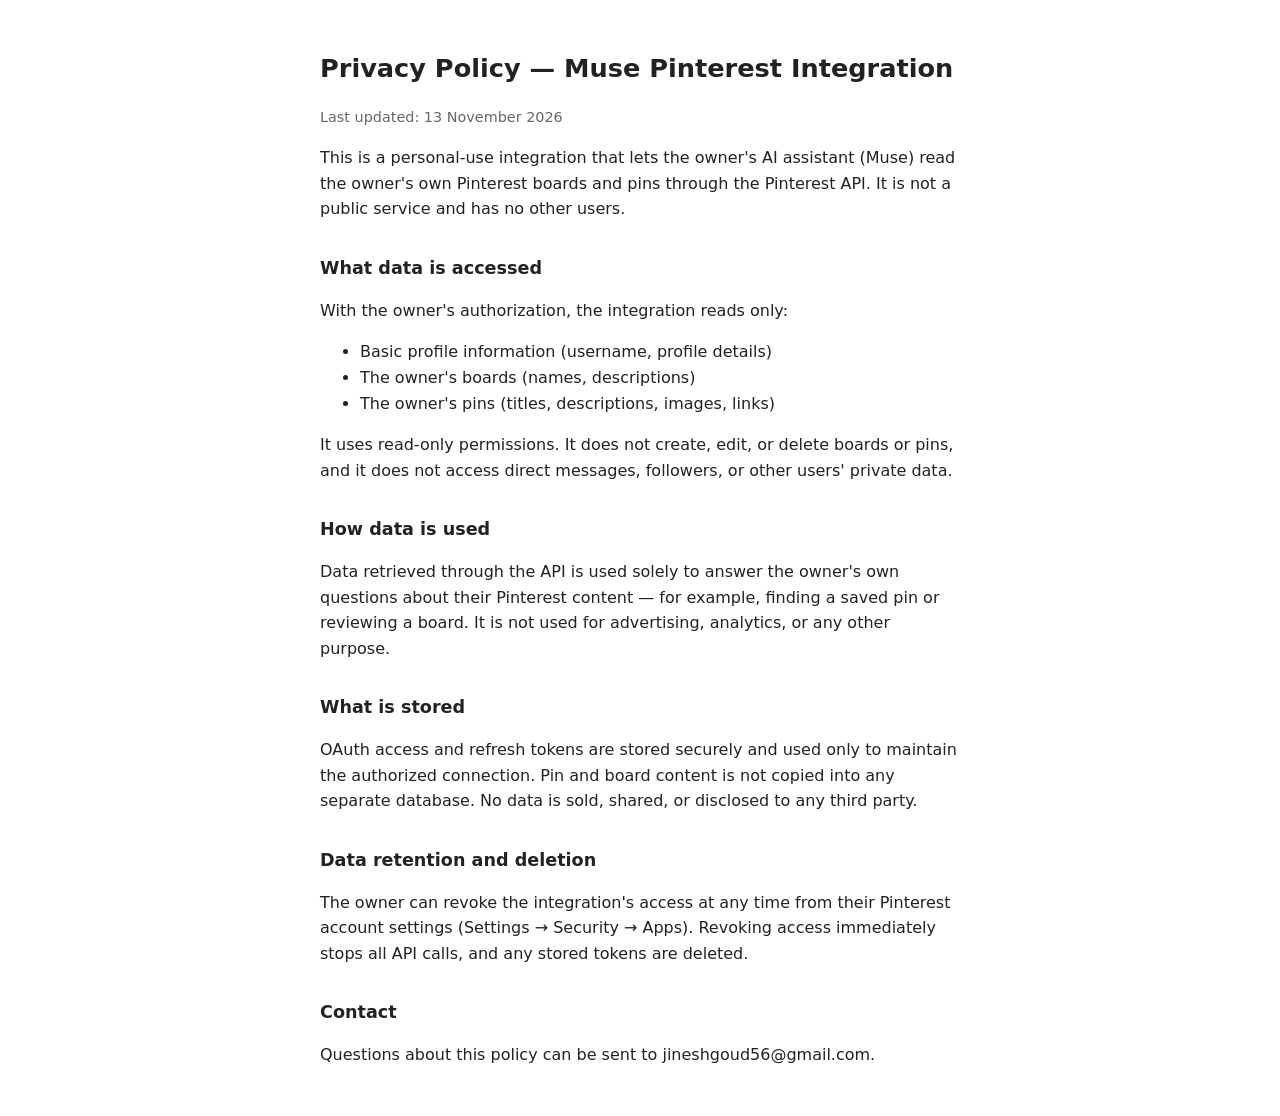
<file: index.html>
<!DOCTYPE html>
<html lang="en">
<head>
<meta charset="utf-8">
<meta name="viewport" content="width=device-width, initial-scale=1">
<title>Privacy Policy — Muse Pinterest Integration</title>
<style>
  body { font-family: system-ui, -apple-system, sans-serif; max-width: 640px; margin: 48px auto; padding: 0 20px; color: #222; line-height: 1.6; }
  h1 { font-size: 1.6em; }
  h2 { font-size: 1.1em; margin-top: 1.8em; }
  .updated { color: #666; font-size: 0.9em; }
</style>
</head>
<body>
<h1>Privacy Policy — Muse Pinterest Integration</h1>
<p class="updated">Last updated: 13 November 2026</p>

<p>This is a personal-use integration that lets the owner's AI assistant (Muse) read the owner's own Pinterest boards and pins through the Pinterest API. It is not a public service and has no other users.</p>

<h2>What data is accessed</h2>
<p>With the owner's authorization, the integration reads only:</p>
<ul>
  <li>Basic profile information (username, profile details)</li>
  <li>The owner's boards (names, descriptions)</li>
  <li>The owner's pins (titles, descriptions, images, links)</li>
</ul>
<p>It uses read-only permissions. It does not create, edit, or delete boards or pins, and it does not access direct messages, followers, or other users' private data.</p>

<h2>How data is used</h2>
<p>Data retrieved through the API is used solely to answer the owner's own questions about their Pinterest content — for example, finding a saved pin or reviewing a board. It is not used for advertising, analytics, or any other purpose.</p>

<h2>What is stored</h2>
<p>OAuth access and refresh tokens are stored securely and used only to maintain the authorized connection. Pin and board content is not copied into any separate database. No data is sold, shared, or disclosed to any third party.</p>

<h2>Data retention and deletion</h2>
<p>The owner can revoke the integration's access at any time from their Pinterest account settings (Settings &rarr; Security &rarr; Apps). Revoking access immediately stops all API calls, and any stored tokens are deleted.</p>

<h2>Contact</h2>
<p>Questions about this policy can be sent to jineshgoud56@gmail.com.</p>
</body>
</html>
</file>
